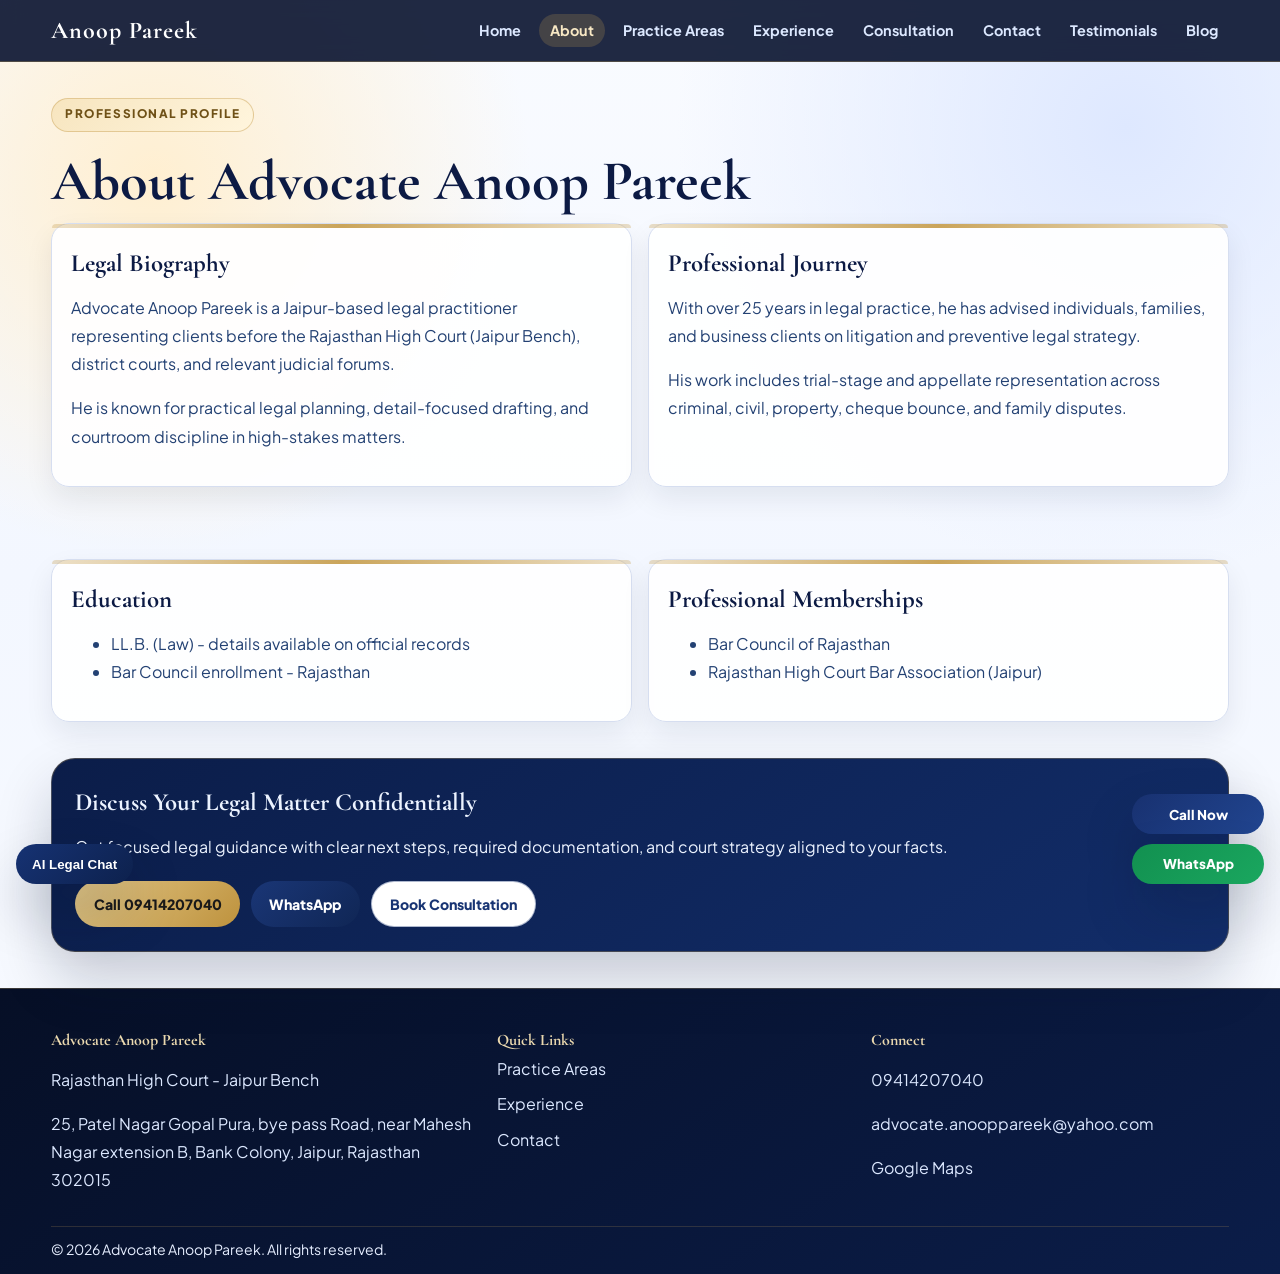
<file: about.html>
<!doctype html>
<html lang="en">
<head>
  <meta charset="utf-8" />
  <meta name="viewport" content="width=device-width, initial-scale=1" />
  <title>About | Advocate Anoop Pareek</title>
    <meta name="description" content="About | Advocate Anoop Pareek - legal services by Advocate Anoop Pareek in Jaipur, Rajasthan High Court Jaipur Bench." />
    <meta name="robots" content="index,follow" />
  <link rel="canonical" href="https://www.anooppareeklaw.com/about.html" />
  <meta property="og:type" content="website" />
  <meta property="og:url" content="https://www.anooppareeklaw.com/about.html" />
  <meta property="og:image" content="https://www.anooppareeklaw.com/assets/images/anup.jpg" />
  <meta name="twitter:card" content="summary_large_image" />
  <meta name="twitter:image" content="https://www.anooppareeklaw.com/assets/images/anup.jpg" />
  <link rel="stylesheet" href="assets/css/style.css" />
</head>
<body>
  <header class="site-header">
  <div class="container nav-wrap">
    <a class="brand" href="index.html">Anoop Pareek</a>
    <button class="menu-toggle" type="button" aria-expanded="false" aria-controls="site-nav" aria-label="Open menu">
      <span></span>
      <span></span>
      <span></span>
    </button>
    <nav class="site-nav" id="site-nav">
      <a href="index.html">Home</a><a href="about.html">About</a><a href="practice-areas.html">Practice Areas</a><a href="experience.html">Experience</a><a href="consultation.html">Consultation</a><a href="contact.html">Contact</a><a href="testimonials.html">Testimonials</a><a href="blog.html">Blog</a>
    </nav>
  </div>
</header>

  <main>
    <section class="container section">
      <p class="eyebrow">Professional Profile</p>
      <h1 class="page-title">About Advocate Anoop Pareek</h1>
      <div class="grid two">
        <article class="card">
          <h3>Legal Biography</h3>
          <p>Advocate Anoop Pareek is a Jaipur-based legal practitioner representing clients before the Rajasthan High Court (Jaipur Bench), district courts, and relevant judicial forums.</p>
          <p>He is known for practical legal planning, detail-focused drafting, and courtroom discipline in high-stakes matters.</p>
        </article>
        <article class="card">
          <h3>Professional Journey</h3>
          <p>With over 25 years in legal practice, he has advised individuals, families, and business clients on litigation and preventive legal strategy.</p>
          <p>His work includes trial-stage and appellate representation across criminal, civil, property, cheque bounce, and family disputes.</p>
        </article>
      </div>
    </section>

    <section class="container section">
      <div class="grid two">
        <article class="card">
          <h3>Education</h3>
          <ul>
            <li>LL.B. (Law) - details available on official records</li>
            <li>Bar Council enrollment - Rajasthan</li>
          </ul>
        </article>
        <article class="card">
          <h3>Professional Memberships</h3>
          <ul>
            <li>Bar Council of Rajasthan</li>
            <li>Rajasthan High Court Bar Association (Jaipur)</li>
          </ul>
        </article>
      </div>
    </section>

    <section class="container section conversion-panel">
      <h3>Discuss Your Legal Matter Confidentially</h3>
      <p>Get focused legal guidance with clear next steps, required documentation, and court strategy aligned to your facts.</p>
      <div class="cta-row">
        <a class="btn primary" href="tel:+919414207040">Call 09414207040</a>
        <a class="btn secondary" href="https://wa.me/919414207040" target="_blank">WhatsApp</a>
        <a class="btn tertiary" href="consultation.html">Book Consultation</a>
      </div>
    </section>
  </main>

  <footer class="site-footer">
    <div class="container footer-grid">
      <div><h4>Advocate Anoop Pareek</h4><p>Rajasthan High Court - Jaipur Bench</p><p>25, Patel Nagar Gopal Pura, bye pass Road, near Mahesh Nagar extension B, Bank Colony, Jaipur, Rajasthan 302015</p></div>
      <div><h4>Quick Links</h4><ul><li><a href="practice-areas.html">Practice Areas</a></li><li><a href="experience.html">Experience</a></li><li><a href="contact.html">Contact</a></li></ul></div>
      <div><h4>Connect</h4><p><a href="tel:+919414207040">09414207040</a></p><p><a href="mailto:advocate.anooppareek@yahoo.com">advocate.anooppareek@yahoo.com</a></p><p><a href="https://share.google/X09A1ukUbsNyIQKoE" target="_blank">Google Maps</a></p></div>
    </div>
    <div class="container copyright">© 2026 Advocate Anoop Pareek. All rights reserved.</div>
  </footer>

  <div class="floating-actions">
    <a class="float-btn call" href="tel:+919414207040">Call Now</a>
    <a class="float-btn whatsapp" href="https://wa.me/919414207040" target="_blank">WhatsApp</a>
  </div>

  <script src="assets/js/main.js"></script>
</body>
</html>
</file>
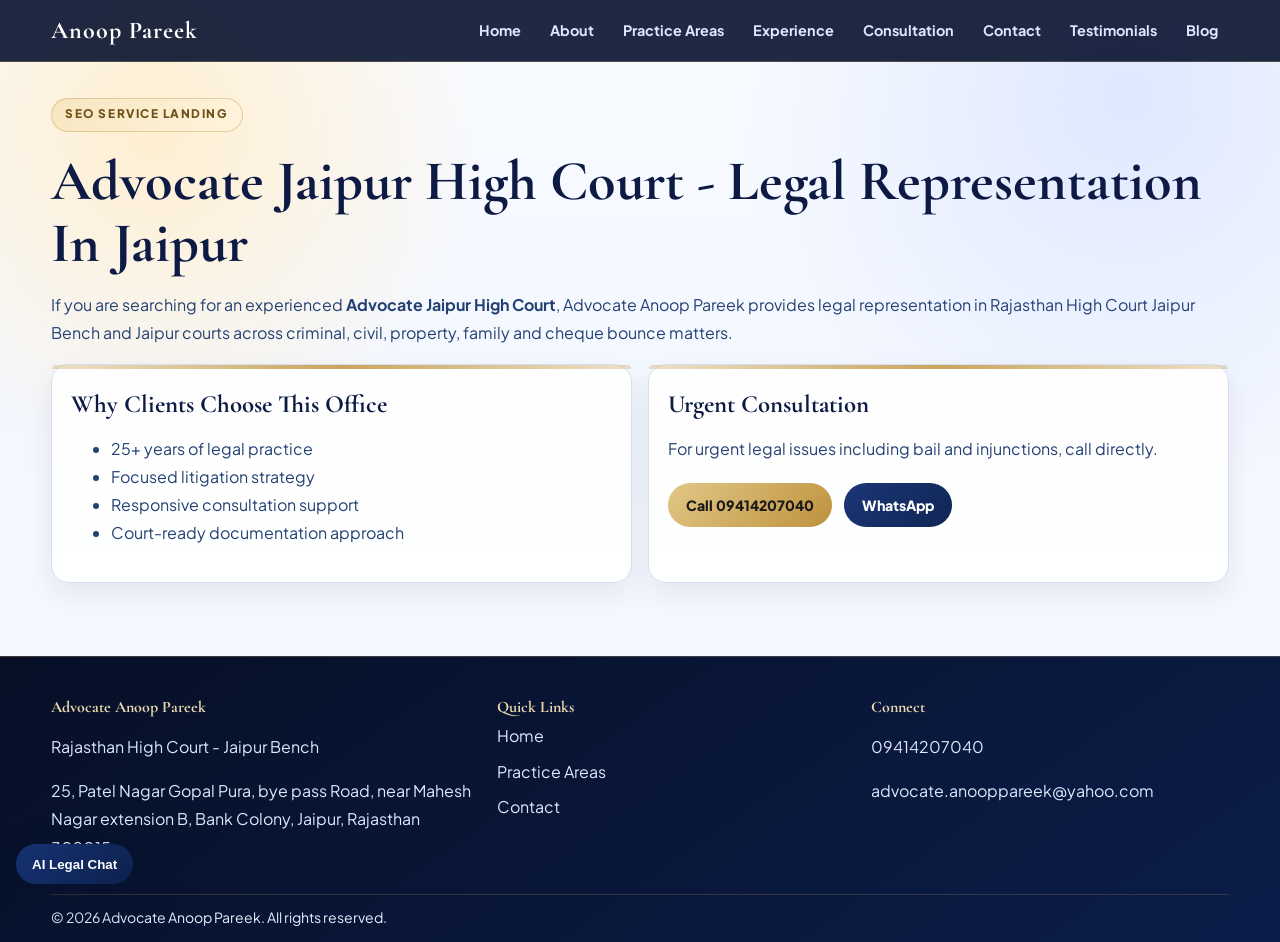
<file: advocate-jaipur-high-court.html>
<!doctype html>
<html lang="en">
<head>
  <meta charset="utf-8" />
  <meta name="viewport" content="width=device-width, initial-scale=1" />
  <title>Advocate Jaipur High Court | Rajasthan High Court Advocate Jaipur</title>
  <meta name="description" content="Looking for Advocate Jaipur High Court? Advocate Anoop Pareek offers High Court litigation, criminal law, civil disputes, property matters and legal consultation in Jaipur." />
  <meta name="robots" content="index,follow" />
  <link rel="canonical" href="https://www.anooppareeklaw.com/advocate-jaipur-high-court.html" />
  <link rel="stylesheet" href="assets/css/style.css" />
</head>
<body>
  <header class="site-header">
  <div class="container nav-wrap">
    <a class="brand" href="index.html">Anoop Pareek</a>
    <button class="menu-toggle" type="button" aria-expanded="false" aria-controls="site-nav" aria-label="Open menu">
      <span></span>
      <span></span>
      <span></span>
    </button>
    <nav class="site-nav" id="site-nav">
      <a href="index.html">Home</a><a href="about.html">About</a><a href="practice-areas.html">Practice Areas</a><a href="experience.html">Experience</a><a href="consultation.html">Consultation</a><a href="contact.html">Contact</a><a href="testimonials.html">Testimonials</a><a href="blog.html">Blog</a>
    </nav>
  </div>
</header>

  <main>
    <section class="container section">
      <p class="eyebrow">SEO Service Landing</p>
      <h1 class="page-title">Advocate Jaipur High Court - Legal Representation In Jaipur</h1>
      <p>If you are searching for an experienced <strong>Advocate Jaipur High Court</strong>, Advocate Anoop Pareek provides legal representation in Rajasthan High Court Jaipur Bench and Jaipur courts across criminal, civil, property, family and cheque bounce matters.</p>
      <div class="grid two">
        <article class="card"><h3>Why Clients Choose This Office</h3><ul><li>25+ years of legal practice</li><li>Focused litigation strategy</li><li>Responsive consultation support</li><li>Court-ready documentation approach</li></ul></article>
        <article class="card"><h3>Urgent Consultation</h3><p>For urgent legal issues including bail and injunctions, call directly.</p><div class="cta-row"><a class="btn primary" href="tel:+919414207040">Call 09414207040</a><a class="btn secondary" href="https://wa.me/919414207040" target="_blank">WhatsApp</a></div></article>
      </div>
    </section>
  </main>

  <footer class="site-footer"><div class="container footer-grid"><div><h4>Advocate Anoop Pareek</h4><p>Rajasthan High Court - Jaipur Bench</p><p>25, Patel Nagar Gopal Pura, bye pass Road, near Mahesh Nagar extension B, Bank Colony, Jaipur, Rajasthan 302015</p></div><div><h4>Quick Links</h4><ul><li><a href="index.html">Home</a></li><li><a href="practice-areas.html">Practice Areas</a></li><li><a href="contact.html">Contact</a></li></ul></div><div><h4>Connect</h4><p><a href="tel:+919414207040">09414207040</a></p><p><a href="mailto:advocate.anooppareek@yahoo.com">advocate.anooppareek@yahoo.com</a></p></div></div><div class="container copyright">© 2026 Advocate Anoop Pareek. All rights reserved.</div></footer>

  <script src="assets/js/main.js"></script>
</body>
</html>
</file>
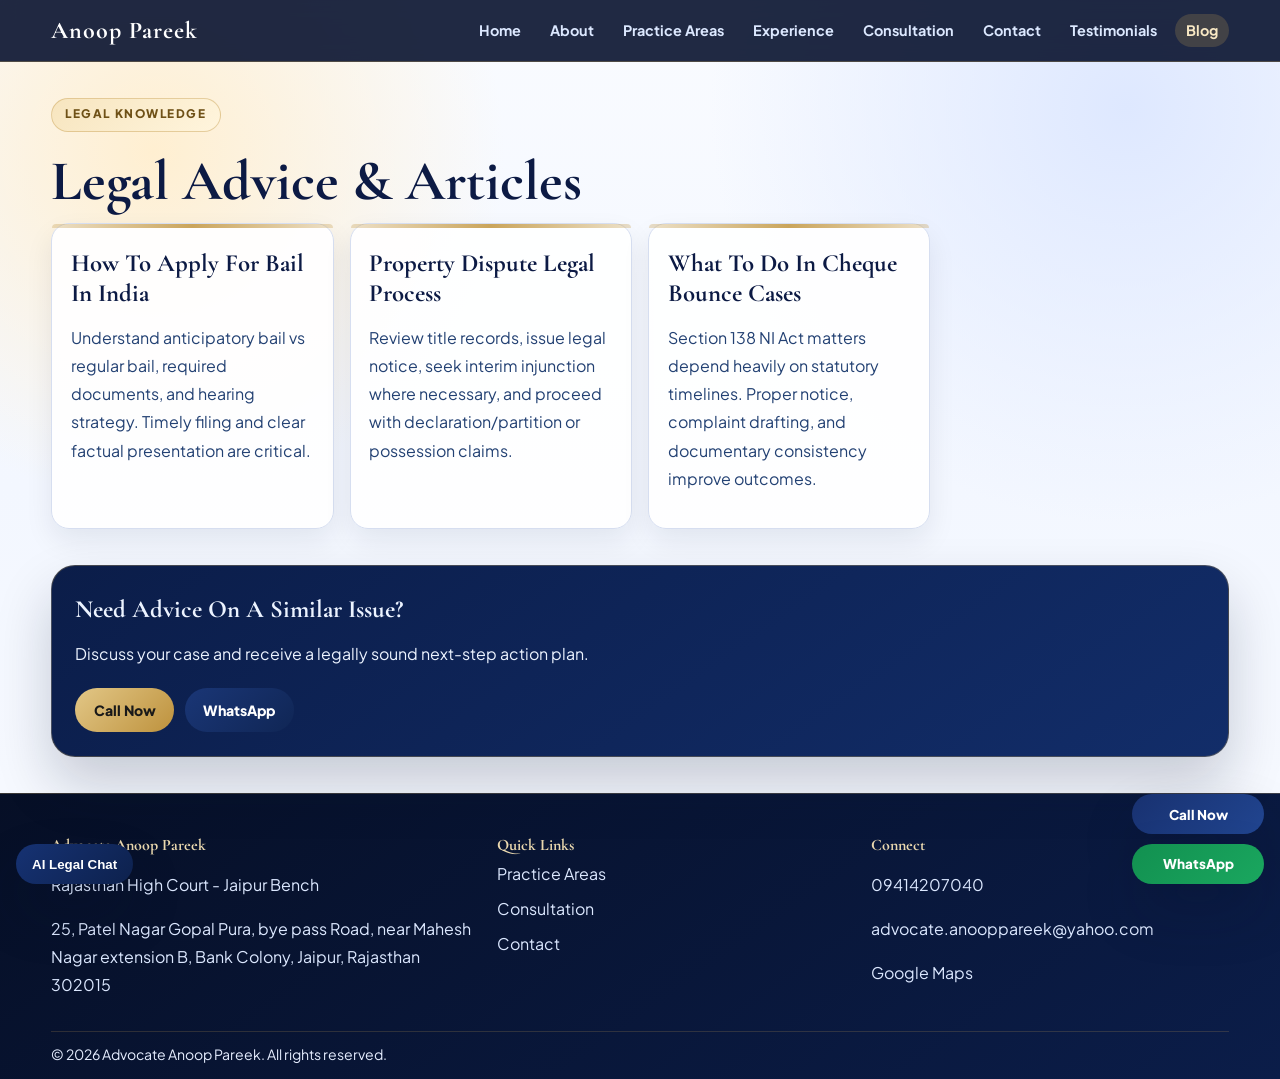
<file: blog.html>
<!doctype html>
<html lang="en">
<head>
  <meta charset="utf-8" />
  <meta name="viewport" content="width=device-width, initial-scale=1" />
  <title>Blog | Advocate Anoop Pareek</title>
    <meta name="description" content="Blog | Advocate Anoop Pareek - legal services by Advocate Anoop Pareek in Jaipur, Rajasthan High Court Jaipur Bench." />
    <meta name="robots" content="index,follow" />
  <link rel="canonical" href="https://www.anooppareeklaw.com/blog.html" />
  <meta property="og:type" content="website" />
  <meta property="og:url" content="https://www.anooppareeklaw.com/blog.html" />
  <meta property="og:image" content="https://www.anooppareeklaw.com/assets/images/anup.jpg" />
  <meta name="twitter:card" content="summary_large_image" />
  <meta name="twitter:image" content="https://www.anooppareeklaw.com/assets/images/anup.jpg" />
  <link rel="stylesheet" href="assets/css/style.css" />
</head>
<body>
  <header class="site-header">
  <div class="container nav-wrap">
    <a class="brand" href="index.html">Anoop Pareek</a>
    <button class="menu-toggle" type="button" aria-expanded="false" aria-controls="site-nav" aria-label="Open menu">
      <span></span>
      <span></span>
      <span></span>
    </button>
    <nav class="site-nav" id="site-nav">
      <a href="index.html">Home</a><a href="about.html">About</a><a href="practice-areas.html">Practice Areas</a><a href="experience.html">Experience</a><a href="consultation.html">Consultation</a><a href="contact.html">Contact</a><a href="testimonials.html">Testimonials</a><a href="blog.html">Blog</a>
    </nav>
  </div>
</header>

  <main>
    <section class="container section">
      <p class="eyebrow">Legal Knowledge</p>
      <h1 class="page-title">Legal Advice & Articles</h1>
      <div class="grid">
        <article class="card"><h3>How To Apply For Bail In India</h3><p>Understand anticipatory bail vs regular bail, required documents, and hearing strategy. Timely filing and clear factual presentation are critical.</p></article>
        <article class="card"><h3>Property Dispute Legal Process</h3><p>Review title records, issue legal notice, seek interim injunction where necessary, and proceed with declaration/partition or possession claims.</p></article>
        <article class="card"><h3>What To Do In Cheque Bounce Cases</h3><p>Section 138 NI Act matters depend heavily on statutory timelines. Proper notice, complaint drafting, and documentary consistency improve outcomes.</p></article>
      </div>
    </section>

    <section class="container section conversion-panel"><h3>Need Advice On A Similar Issue?</h3><p>Discuss your case and receive a legally sound next-step action plan.</p><div class="cta-row"><a class="btn primary" href="tel:+919414207040">Call Now</a><a class="btn secondary" href="https://wa.me/919414207040" target="_blank">WhatsApp</a></div></section>
  </main>

  <footer class="site-footer"><div class="container footer-grid"><div><h4>Advocate Anoop Pareek</h4><p>Rajasthan High Court - Jaipur Bench</p><p>25, Patel Nagar Gopal Pura, bye pass Road, near Mahesh Nagar extension B, Bank Colony, Jaipur, Rajasthan 302015</p></div><div><h4>Quick Links</h4><ul><li><a href="practice-areas.html">Practice Areas</a></li><li><a href="consultation.html">Consultation</a></li><li><a href="contact.html">Contact</a></li></ul></div><div><h4>Connect</h4><p><a href="tel:+919414207040">09414207040</a></p><p><a href="mailto:advocate.anooppareek@yahoo.com">advocate.anooppareek@yahoo.com</a></p><p><a href="https://share.google/X09A1ukUbsNyIQKoE" target="_blank">Google Maps</a></p></div></div><div class="container copyright">© 2026 Advocate Anoop Pareek. All rights reserved.</div></footer>
  <div class="floating-actions"><a class="float-btn call" href="tel:+919414207040">Call Now</a><a class="float-btn whatsapp" href="https://wa.me/919414207040" target="_blank">WhatsApp</a></div>
  <script src="assets/js/main.js"></script>
</body>
</html>
</file>
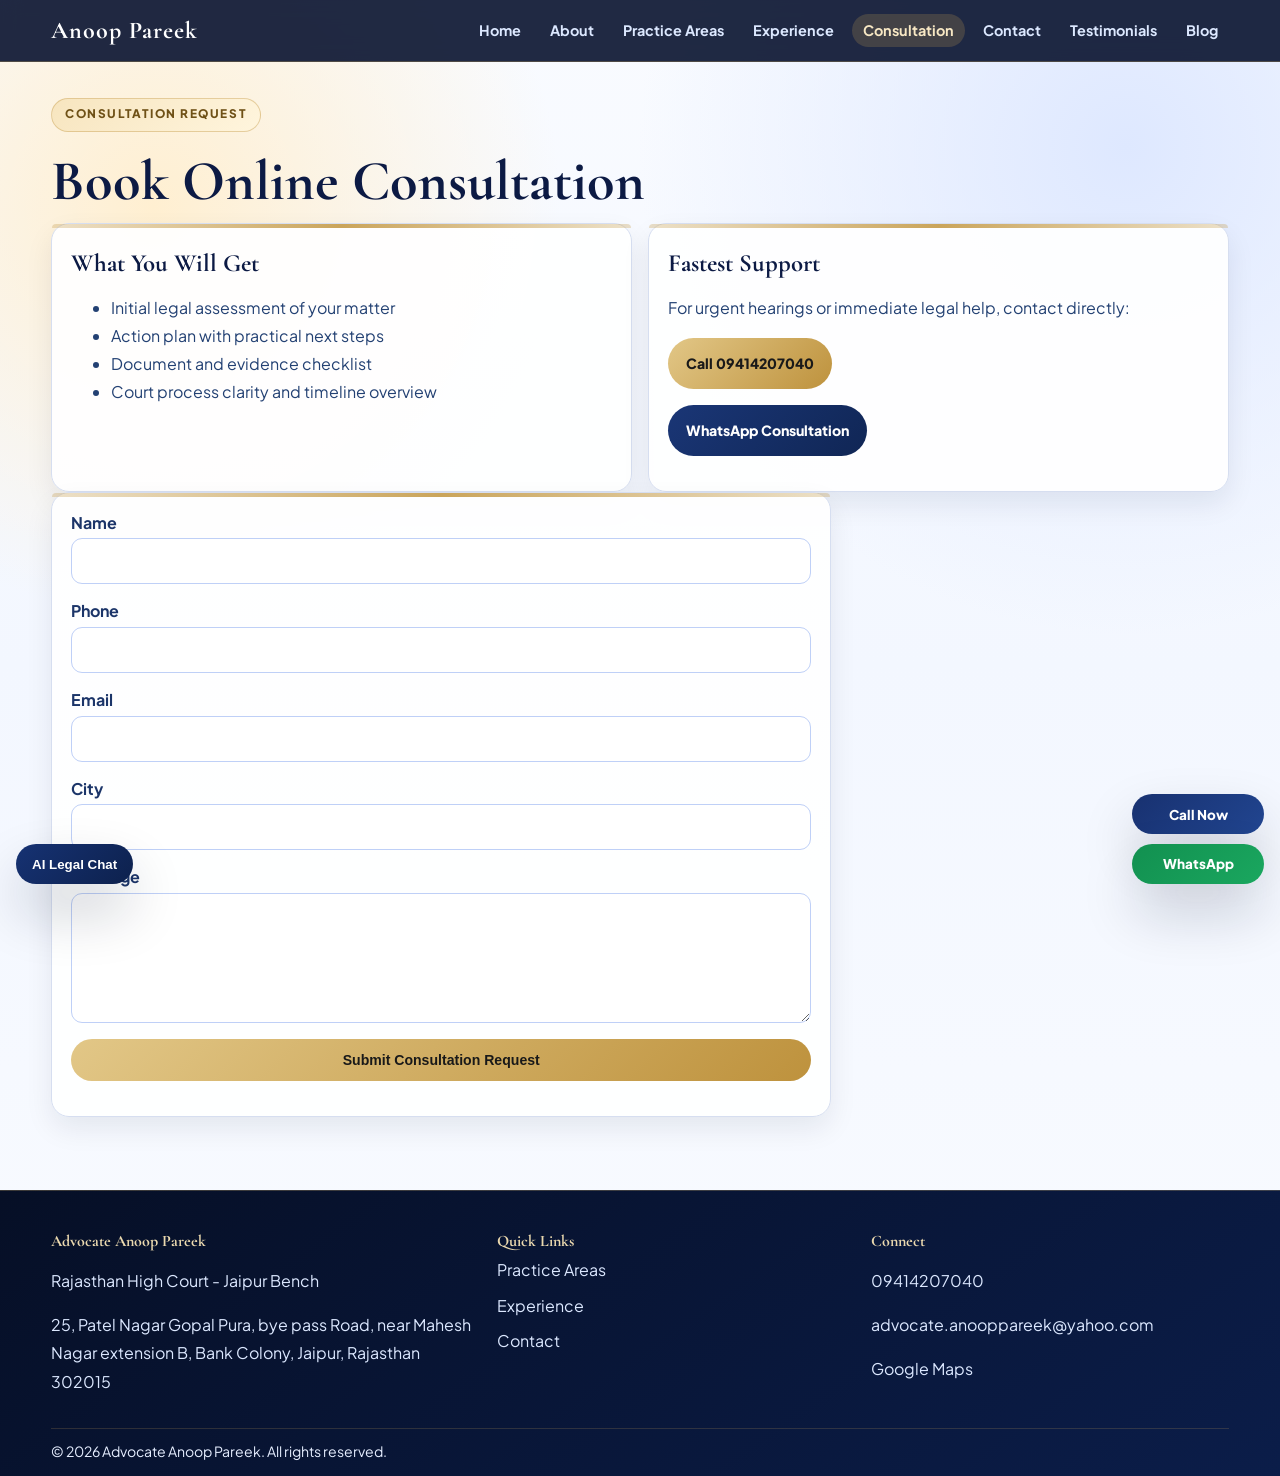
<file: consultation.html>
<!doctype html>
<html lang="en">
<head>
  <meta charset="utf-8" />
  <meta name="viewport" content="width=device-width, initial-scale=1" />
  <title>Consultation | Advocate Anoop Pareek</title>
    <meta name="description" content="Consultation | Advocate Anoop Pareek - legal services by Advocate Anoop Pareek in Jaipur, Rajasthan High Court Jaipur Bench." />
    <meta name="robots" content="index,follow" />
  <link rel="canonical" href="https://www.anooppareeklaw.com/consultation.html" />
  <meta property="og:type" content="website" />
  <meta property="og:url" content="https://www.anooppareeklaw.com/consultation.html" />
  <meta property="og:image" content="https://www.anooppareeklaw.com/assets/images/anup.jpg" />
  <meta name="twitter:card" content="summary_large_image" />
  <meta name="twitter:image" content="https://www.anooppareeklaw.com/assets/images/anup.jpg" />
  <link rel="stylesheet" href="assets/css/style.css" />
</head>
<body>
  <header class="site-header">
  <div class="container nav-wrap">
    <a class="brand" href="index.html">Anoop Pareek</a>
    <button class="menu-toggle" type="button" aria-expanded="false" aria-controls="site-nav" aria-label="Open menu">
      <span></span>
      <span></span>
      <span></span>
    </button>
    <nav class="site-nav" id="site-nav">
      <a href="index.html">Home</a><a href="about.html">About</a><a href="practice-areas.html">Practice Areas</a><a href="experience.html">Experience</a><a href="consultation.html">Consultation</a><a href="contact.html">Contact</a><a href="testimonials.html">Testimonials</a><a href="blog.html">Blog</a>
    </nav>
  </div>
</header>

  <main>
    <section class="container section">
      <p class="eyebrow">Consultation Request</p>
      <h1 class="page-title">Book Online Consultation</h1>
      <div class="grid two">
        <article class="card">
          <h3>What You Will Get</h3>
          <ul>
            <li>Initial legal assessment of your matter</li>
            <li>Action plan with practical next steps</li>
            <li>Document and evidence checklist</li>
            <li>Court process clarity and timeline overview</li>
          </ul>
        </article>
        <article class="card">
          <h3>Fastest Support</h3>
          <p>For urgent hearings or immediate legal help, contact directly:</p>
          <p><a class="btn primary" href="tel:+919414207040">Call 09414207040</a></p>
          <p><a class="btn secondary" href="https://wa.me/919414207040" target="_blank">WhatsApp Consultation</a></p>
        </article>
      </div>

      <form id="consultation-form" class="card form">
        <label>Name<input name="name" required></label>
        <label>Phone<input name="phone" required></label>
        <label>Email<input type="email" name="email" required></label>
        <label>City<input name="city" required></label>
        <label>Message<textarea name="message" rows="5" required></textarea></label>
        <button class="btn primary" type="submit">Submit Consultation Request</button>
        <p id="status"></p>
      </form>
    </section>
  </main>

  <footer class="site-footer"><div class="container footer-grid"><div><h4>Advocate Anoop Pareek</h4><p>Rajasthan High Court - Jaipur Bench</p><p>25, Patel Nagar Gopal Pura, bye pass Road, near Mahesh Nagar extension B, Bank Colony, Jaipur, Rajasthan 302015</p></div><div><h4>Quick Links</h4><ul><li><a href="practice-areas.html">Practice Areas</a></li><li><a href="experience.html">Experience</a></li><li><a href="contact.html">Contact</a></li></ul></div><div><h4>Connect</h4><p><a href="tel:+919414207040">09414207040</a></p><p><a href="mailto:advocate.anooppareek@yahoo.com">advocate.anooppareek@yahoo.com</a></p><p><a href="https://share.google/X09A1ukUbsNyIQKoE" target="_blank">Google Maps</a></p></div></div><div class="container copyright">© 2026 Advocate Anoop Pareek. All rights reserved.</div></footer>
  <div class="floating-actions"><a class="float-btn call" href="tel:+919414207040">Call Now</a><a class="float-btn whatsapp" href="https://wa.me/919414207040" target="_blank">WhatsApp</a></div>
  <script src="assets/js/main.js"></script>
</body>
</html>
</file>
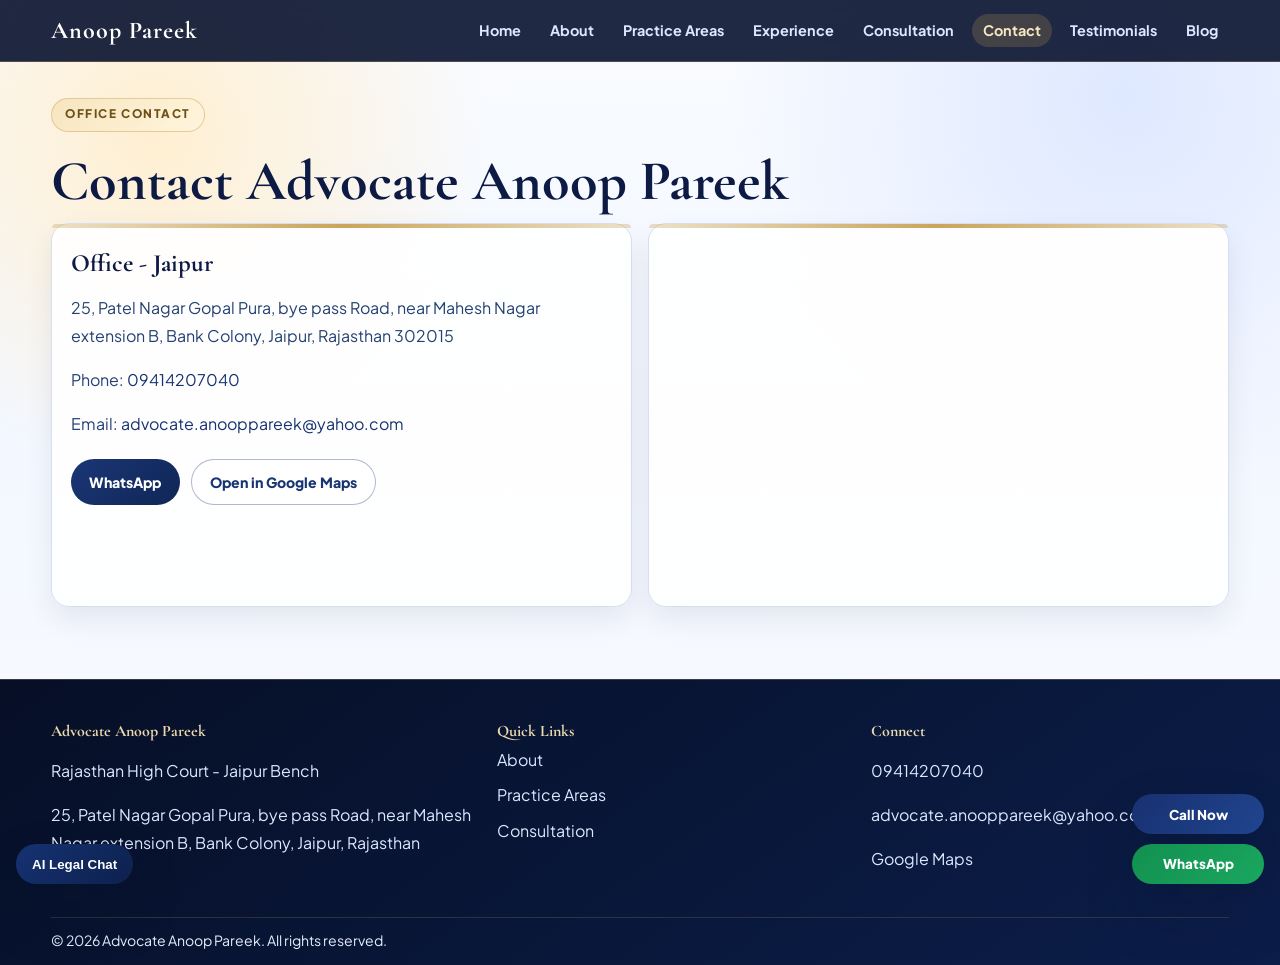
<file: contact.html>
<!doctype html>
<html lang="en">
<head>
  <meta charset="utf-8" />
  <meta name="viewport" content="width=device-width, initial-scale=1" />
  <title>Contact | Advocate Anoop Pareek</title>
    <meta name="description" content="Contact | Advocate Anoop Pareek - legal services by Advocate Anoop Pareek in Jaipur, Rajasthan High Court Jaipur Bench." />
    <meta name="robots" content="index,follow" />
  <link rel="canonical" href="https://www.anooppareeklaw.com/contact.html" />
  <meta property="og:type" content="website" />
  <meta property="og:url" content="https://www.anooppareeklaw.com/contact.html" />
  <meta property="og:image" content="https://www.anooppareeklaw.com/assets/images/anup.jpg" />
  <meta name="twitter:card" content="summary_large_image" />
  <meta name="twitter:image" content="https://www.anooppareeklaw.com/assets/images/anup.jpg" />
  <link rel="stylesheet" href="assets/css/style.css" />
</head>
<body>
  <header class="site-header">
  <div class="container nav-wrap">
    <a class="brand" href="index.html">Anoop Pareek</a>
    <button class="menu-toggle" type="button" aria-expanded="false" aria-controls="site-nav" aria-label="Open menu">
      <span></span>
      <span></span>
      <span></span>
    </button>
    <nav class="site-nav" id="site-nav">
      <a href="index.html">Home</a><a href="about.html">About</a><a href="practice-areas.html">Practice Areas</a><a href="experience.html">Experience</a><a href="consultation.html">Consultation</a><a href="contact.html">Contact</a><a href="testimonials.html">Testimonials</a><a href="blog.html">Blog</a>
    </nav>
  </div>
</header>

  <main>
    <section class="container section">
      <p class="eyebrow">Office Contact</p>
      <h1 class="page-title">Contact Advocate Anoop Pareek</h1>
      <div class="grid two">
        <article class="card">
          <h3>Office - Jaipur</h3>
          <p>25, Patel Nagar Gopal Pura, bye pass Road, near Mahesh Nagar extension B, Bank Colony, Jaipur, Rajasthan 302015</p>
          <p>Phone: <a href="tel:+919414207040">09414207040</a></p>
          <p>Email: <a href="mailto:advocate.anooppareek@yahoo.com">advocate.anooppareek@yahoo.com</a></p>
          <div class="cta-row">
            <a class="btn secondary" href="https://wa.me/919414207040" target="_blank">WhatsApp</a>
            <a class="btn tertiary" href="https://share.google/X09A1ukUbsNyIQKoE" target="_blank">Open in Google Maps</a>
          </div>
        </article>
        <article class="card map-wrap"><iframe title="Office Location" src="https://www.google.com/maps?q=25,+Patel+Nagar+Gopal+Pura,+bye+pass+Road,+near+Mahesh+Nagar+extension+B,+Bank+Colony,+Jaipur,+Rajasthan+302015&output=embed" loading="lazy"></iframe></article>
      </div>
    </section>
  </main>

  <footer class="site-footer"><div class="container footer-grid"><div><h4>Advocate Anoop Pareek</h4><p>Rajasthan High Court - Jaipur Bench</p><p>25, Patel Nagar Gopal Pura, bye pass Road, near Mahesh Nagar extension B, Bank Colony, Jaipur, Rajasthan 302015</p></div><div><h4>Quick Links</h4><ul><li><a href="about.html">About</a></li><li><a href="practice-areas.html">Practice Areas</a></li><li><a href="consultation.html">Consultation</a></li></ul></div><div><h4>Connect</h4><p><a href="tel:+919414207040">09414207040</a></p><p><a href="mailto:advocate.anooppareek@yahoo.com">advocate.anooppareek@yahoo.com</a></p><p><a href="https://share.google/X09A1ukUbsNyIQKoE" target="_blank">Google Maps</a></p></div></div><div class="container copyright">© 2026 Advocate Anoop Pareek. All rights reserved.</div></footer>
  <div class="floating-actions"><a class="float-btn call" href="tel:+919414207040">Call Now</a><a class="float-btn whatsapp" href="https://wa.me/919414207040" target="_blank">WhatsApp</a></div>
  <script src="assets/js/main.js"></script>
</body>
</html>
</file>
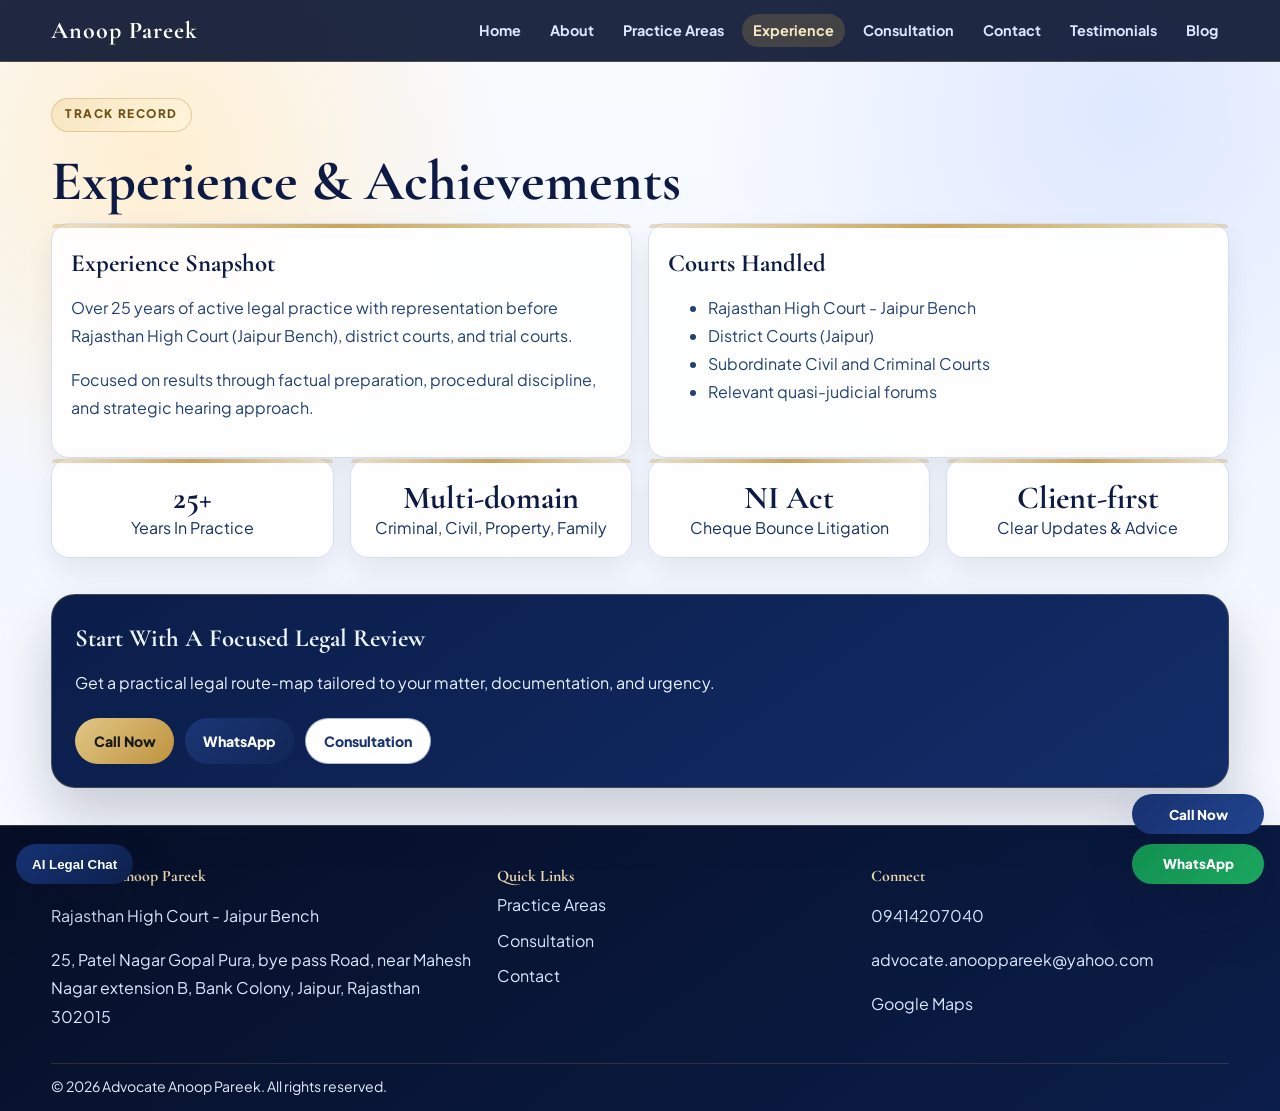
<file: experience.html>
<!doctype html>
<html lang="en">
<head>
  <meta charset="utf-8" />
  <meta name="viewport" content="width=device-width, initial-scale=1" />
  <title>Experience | Advocate Anoop Pareek</title>
    <meta name="description" content="Experience | Advocate Anoop Pareek - legal services by Advocate Anoop Pareek in Jaipur, Rajasthan High Court Jaipur Bench." />
    <meta name="robots" content="index,follow" />
  <link rel="canonical" href="https://www.anooppareeklaw.com/experience.html" />
  <meta property="og:type" content="website" />
  <meta property="og:url" content="https://www.anooppareeklaw.com/experience.html" />
  <meta property="og:image" content="https://www.anooppareeklaw.com/assets/images/anup.jpg" />
  <meta name="twitter:card" content="summary_large_image" />
  <meta name="twitter:image" content="https://www.anooppareeklaw.com/assets/images/anup.jpg" />
  <link rel="stylesheet" href="assets/css/style.css" />
</head>
<body>
  <header class="site-header">
  <div class="container nav-wrap">
    <a class="brand" href="index.html">Anoop Pareek</a>
    <button class="menu-toggle" type="button" aria-expanded="false" aria-controls="site-nav" aria-label="Open menu">
      <span></span>
      <span></span>
      <span></span>
    </button>
    <nav class="site-nav" id="site-nav">
      <a href="index.html">Home</a><a href="about.html">About</a><a href="practice-areas.html">Practice Areas</a><a href="experience.html">Experience</a><a href="consultation.html">Consultation</a><a href="contact.html">Contact</a><a href="testimonials.html">Testimonials</a><a href="blog.html">Blog</a>
    </nav>
  </div>
</header>

  <main>
    <section class="container section">
      <p class="eyebrow">Track Record</p>
      <h1 class="page-title">Experience & Achievements</h1>
      <div class="grid two">
        <article class="card"><h3>Experience Snapshot</h3><p>Over 25 years of active legal practice with representation before Rajasthan High Court (Jaipur Bench), district courts, and trial courts.</p><p>Focused on results through factual preparation, procedural discipline, and strategic hearing approach.</p></article>
        <article class="card"><h3>Courts Handled</h3><ul><li>Rajasthan High Court - Jaipur Bench</li><li>District Courts (Jaipur)</li><li>Subordinate Civil and Criminal Courts</li><li>Relevant quasi-judicial forums</li></ul></article>
      </div>
      <div class="grid">
        <article class="card metric"><strong>25+</strong><span>Years In Practice</span></article>
        <article class="card metric"><strong>Multi-domain</strong><span>Criminal, Civil, Property, Family</span></article>
        <article class="card metric"><strong>NI Act</strong><span>Cheque Bounce Litigation</span></article>
        <article class="card metric"><strong>Client-first</strong><span>Clear Updates & Advice</span></article>
      </div>
    </section>

    <section class="container section conversion-panel"><h3>Start With A Focused Legal Review</h3><p>Get a practical legal route-map tailored to your matter, documentation, and urgency.</p><div class="cta-row"><a class="btn primary" href="tel:+919414207040">Call Now</a><a class="btn secondary" href="https://wa.me/919414207040" target="_blank">WhatsApp</a><a class="btn tertiary" href="consultation.html">Consultation</a></div></section>
  </main>

  <footer class="site-footer"><div class="container footer-grid"><div><h4>Advocate Anoop Pareek</h4><p>Rajasthan High Court - Jaipur Bench</p><p>25, Patel Nagar Gopal Pura, bye pass Road, near Mahesh Nagar extension B, Bank Colony, Jaipur, Rajasthan 302015</p></div><div><h4>Quick Links</h4><ul><li><a href="practice-areas.html">Practice Areas</a></li><li><a href="consultation.html">Consultation</a></li><li><a href="contact.html">Contact</a></li></ul></div><div><h4>Connect</h4><p><a href="tel:+919414207040">09414207040</a></p><p><a href="mailto:advocate.anooppareek@yahoo.com">advocate.anooppareek@yahoo.com</a></p><p><a href="https://share.google/X09A1ukUbsNyIQKoE" target="_blank">Google Maps</a></p></div></div><div class="container copyright">© 2026 Advocate Anoop Pareek. All rights reserved.</div></footer>
  <div class="floating-actions"><a class="float-btn call" href="tel:+919414207040">Call Now</a><a class="float-btn whatsapp" href="https://wa.me/919414207040" target="_blank">WhatsApp</a></div>
  <script src="assets/js/main.js"></script>
</body>
</html>
</file>
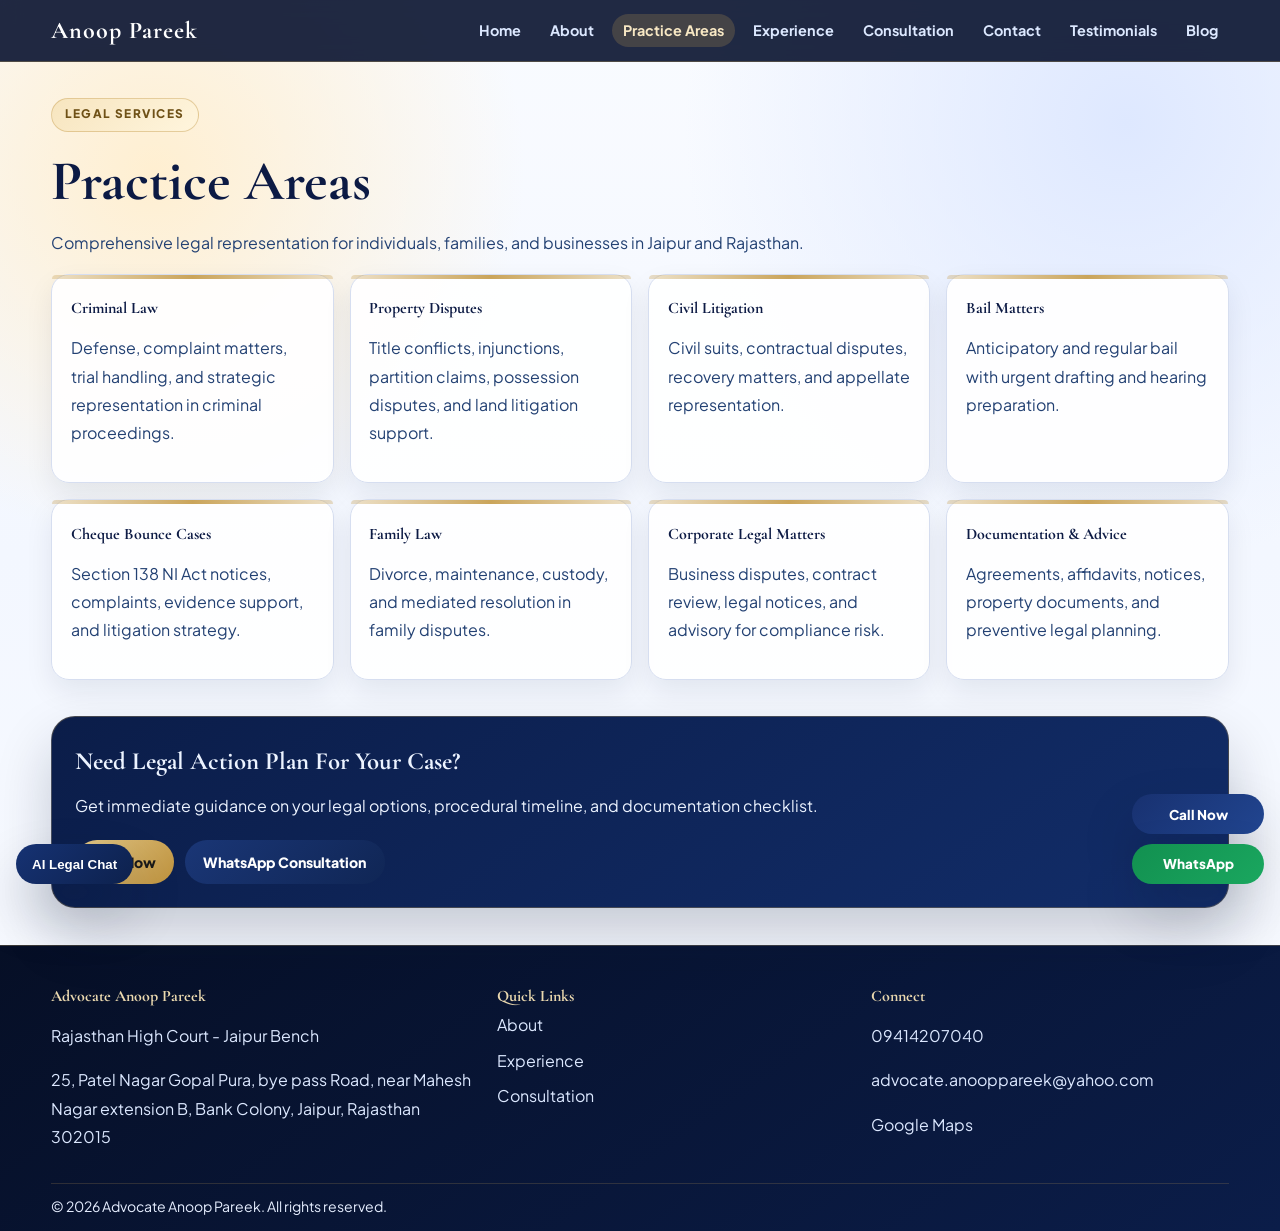
<file: practice-areas.html>
<!doctype html>
<html lang="en">
<head>
  <meta charset="utf-8" />
  <meta name="viewport" content="width=device-width, initial-scale=1" />
  <title>Practice Areas | Advocate Anoop Pareek</title>
    <meta name="description" content="Practice Areas | Advocate Anoop Pareek - legal services by Advocate Anoop Pareek in Jaipur, Rajasthan High Court Jaipur Bench." />
    <meta name="robots" content="index,follow" />
  <link rel="canonical" href="https://www.anooppareeklaw.com/practice-areas.html" />
  <meta property="og:type" content="website" />
  <meta property="og:url" content="https://www.anooppareeklaw.com/practice-areas.html" />
  <meta property="og:image" content="https://www.anooppareeklaw.com/assets/images/anup.jpg" />
  <meta name="twitter:card" content="summary_large_image" />
  <meta name="twitter:image" content="https://www.anooppareeklaw.com/assets/images/anup.jpg" />
  <link rel="stylesheet" href="assets/css/style.css" />
</head>
<body>
  <header class="site-header">
  <div class="container nav-wrap">
    <a class="brand" href="index.html">Anoop Pareek</a>
    <button class="menu-toggle" type="button" aria-expanded="false" aria-controls="site-nav" aria-label="Open menu">
      <span></span>
      <span></span>
      <span></span>
    </button>
    <nav class="site-nav" id="site-nav">
      <a href="index.html">Home</a><a href="about.html">About</a><a href="practice-areas.html">Practice Areas</a><a href="experience.html">Experience</a><a href="consultation.html">Consultation</a><a href="contact.html">Contact</a><a href="testimonials.html">Testimonials</a><a href="blog.html">Blog</a>
    </nav>
  </div>
</header>

  <main>
    <section class="container section">
      <p class="eyebrow">Legal Services</p>
      <h1 class="page-title">Practice Areas</h1>
      <p>Comprehensive legal representation for individuals, families, and businesses in Jaipur and Rajasthan.</p>
      <div class="grid">
        <article class="card"><h4>Criminal Law</h4><p>Defense, complaint matters, trial handling, and strategic representation in criminal proceedings.</p></article>
        <article class="card"><h4>Property Disputes</h4><p>Title conflicts, injunctions, partition claims, possession disputes, and land litigation support.</p></article>
        <article class="card"><h4>Civil Litigation</h4><p>Civil suits, contractual disputes, recovery matters, and appellate representation.</p></article>
        <article class="card"><h4>Bail Matters</h4><p>Anticipatory and regular bail with urgent drafting and hearing preparation.</p></article>
        <article class="card"><h4>Cheque Bounce Cases</h4><p>Section 138 NI Act notices, complaints, evidence support, and litigation strategy.</p></article>
        <article class="card"><h4>Family Law</h4><p>Divorce, maintenance, custody, and mediated resolution in family disputes.</p></article>
        <article class="card"><h4>Corporate Legal Matters</h4><p>Business disputes, contract review, legal notices, and advisory for compliance risk.</p></article>
        <article class="card"><h4>Documentation & Advice</h4><p>Agreements, affidavits, notices, property documents, and preventive legal planning.</p></article>
      </div>
    </section>

    <section class="container section conversion-panel">
      <h3>Need Legal Action Plan For Your Case?</h3>
      <p>Get immediate guidance on your legal options, procedural timeline, and documentation checklist.</p>
      <div class="cta-row">
        <a class="btn primary" href="tel:+919414207040">Call Now</a>
        <a class="btn secondary" href="https://wa.me/919414207040" target="_blank">WhatsApp Consultation</a>
      </div>
    </section>
  </main>

  <footer class="site-footer"><div class="container footer-grid"><div><h4>Advocate Anoop Pareek</h4><p>Rajasthan High Court - Jaipur Bench</p><p>25, Patel Nagar Gopal Pura, bye pass Road, near Mahesh Nagar extension B, Bank Colony, Jaipur, Rajasthan 302015</p></div><div><h4>Quick Links</h4><ul><li><a href="about.html">About</a></li><li><a href="experience.html">Experience</a></li><li><a href="consultation.html">Consultation</a></li></ul></div><div><h4>Connect</h4><p><a href="tel:+919414207040">09414207040</a></p><p><a href="mailto:advocate.anooppareek@yahoo.com">advocate.anooppareek@yahoo.com</a></p><p><a href="https://share.google/X09A1ukUbsNyIQKoE" target="_blank">Google Maps</a></p></div></div><div class="container copyright">© 2026 Advocate Anoop Pareek. All rights reserved.</div></footer>

  <div class="floating-actions"><a class="float-btn call" href="tel:+919414207040">Call Now</a><a class="float-btn whatsapp" href="https://wa.me/919414207040" target="_blank">WhatsApp</a></div>
  <script src="assets/js/main.js"></script>
</body>
</html>
</file>
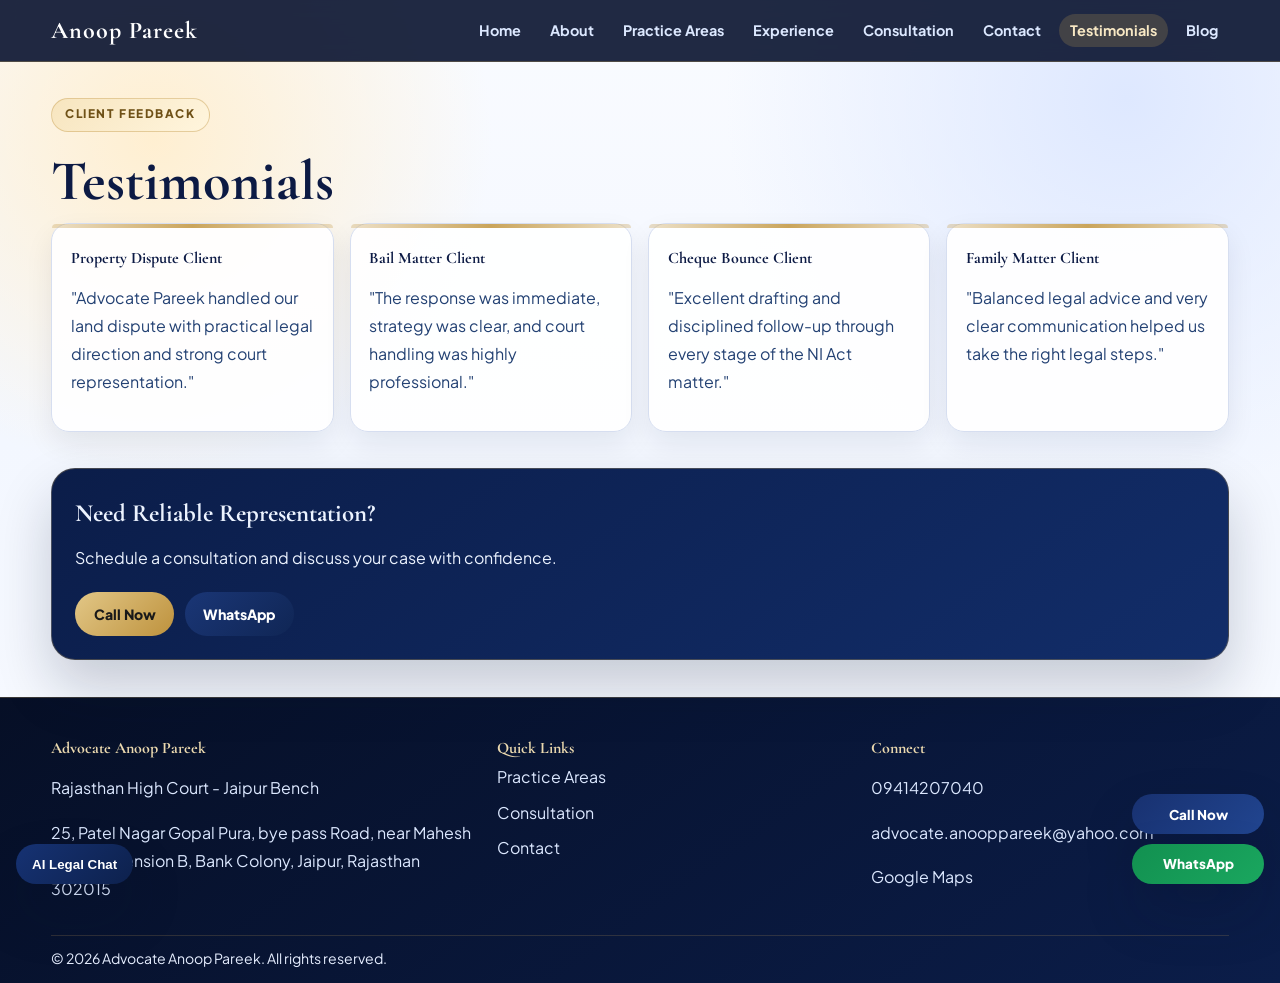
<file: testimonials.html>
<!doctype html>
<html lang="en">
<head>
  <meta charset="utf-8" />
  <meta name="viewport" content="width=device-width, initial-scale=1" />
  <title>Testimonials | Advocate Anoop Pareek</title>
    <meta name="description" content="Testimonials | Advocate Anoop Pareek - legal services by Advocate Anoop Pareek in Jaipur, Rajasthan High Court Jaipur Bench." />
    <meta name="robots" content="index,follow" />
  <link rel="canonical" href="https://www.anooppareeklaw.com/testimonials.html" />
  <meta property="og:type" content="website" />
  <meta property="og:url" content="https://www.anooppareeklaw.com/testimonials.html" />
  <meta property="og:image" content="https://www.anooppareeklaw.com/assets/images/anup.jpg" />
  <meta name="twitter:card" content="summary_large_image" />
  <meta name="twitter:image" content="https://www.anooppareeklaw.com/assets/images/anup.jpg" />
  <link rel="stylesheet" href="assets/css/style.css" />
</head>
<body>
  <header class="site-header">
  <div class="container nav-wrap">
    <a class="brand" href="index.html">Anoop Pareek</a>
    <button class="menu-toggle" type="button" aria-expanded="false" aria-controls="site-nav" aria-label="Open menu">
      <span></span>
      <span></span>
      <span></span>
    </button>
    <nav class="site-nav" id="site-nav">
      <a href="index.html">Home</a><a href="about.html">About</a><a href="practice-areas.html">Practice Areas</a><a href="experience.html">Experience</a><a href="consultation.html">Consultation</a><a href="contact.html">Contact</a><a href="testimonials.html">Testimonials</a><a href="blog.html">Blog</a>
    </nav>
  </div>
</header>

  <main>
    <section class="container section">
      <p class="eyebrow">Client Feedback</p>
      <h1 class="page-title">Testimonials</h1>
      <div class="grid">
        <article class="card"><h4>Property Dispute Client</h4><p>"Advocate Pareek handled our land dispute with practical legal direction and strong court representation."</p></article>
        <article class="card"><h4>Bail Matter Client</h4><p>"The response was immediate, strategy was clear, and court handling was highly professional."</p></article>
        <article class="card"><h4>Cheque Bounce Client</h4><p>"Excellent drafting and disciplined follow-up through every stage of the NI Act matter."</p></article>
        <article class="card"><h4>Family Matter Client</h4><p>"Balanced legal advice and very clear communication helped us take the right legal steps."</p></article>
      </div>
    </section>

    <section class="container section conversion-panel"><h3>Need Reliable Representation?</h3><p>Schedule a consultation and discuss your case with confidence.</p><div class="cta-row"><a class="btn primary" href="tel:+919414207040">Call Now</a><a class="btn secondary" href="https://wa.me/919414207040" target="_blank">WhatsApp</a></div></section>
  </main>

  <footer class="site-footer"><div class="container footer-grid"><div><h4>Advocate Anoop Pareek</h4><p>Rajasthan High Court - Jaipur Bench</p><p>25, Patel Nagar Gopal Pura, bye pass Road, near Mahesh Nagar extension B, Bank Colony, Jaipur, Rajasthan 302015</p></div><div><h4>Quick Links</h4><ul><li><a href="practice-areas.html">Practice Areas</a></li><li><a href="consultation.html">Consultation</a></li><li><a href="contact.html">Contact</a></li></ul></div><div><h4>Connect</h4><p><a href="tel:+919414207040">09414207040</a></p><p><a href="mailto:advocate.anooppareek@yahoo.com">advocate.anooppareek@yahoo.com</a></p><p><a href="https://share.google/X09A1ukUbsNyIQKoE" target="_blank">Google Maps</a></p></div></div><div class="container copyright">© 2026 Advocate Anoop Pareek. All rights reserved.</div></footer>
  <div class="floating-actions"><a class="float-btn call" href="tel:+919414207040">Call Now</a><a class="float-btn whatsapp" href="https://wa.me/919414207040" target="_blank">WhatsApp</a></div>
  <script src="assets/js/main.js"></script>
</body>
</html>
</file>
<file: assets/css/style.css>
@import url('https://fonts.googleapis.com/css2?family=Cormorant+Garamond:wght@500;600;700&family=Plus+Jakarta+Sans:wght@400;500;600;700;800&display=swap');

:root {
  --navy-950: #060f24;
  --navy-900: #0c1a44;
  --navy-800: #173271;
  --ink: #173160;
  --gold: #c8a154;
  --gold-soft: #ebd9af;
  --line: #d6def0;
  --bg: #f2f6ff;
  --white: #fff;
  --max: 1220px;
  --shadow-sm: 0 12px 28px rgba(9, 20, 50, 0.08);
  --shadow-lg: 0 28px 56px rgba(8, 18, 44, 0.2);
}

* { box-sizing: border-box; }
html {
  scroll-behavior: smooth;
}

#bcr-election-search {
  scroll-margin-top: 96px;
}

.jump-link {
  background: rgba(255, 255, 255, .86);
  color: var(--navy-800);
  border: 1px solid rgba(24, 52, 115, .18);
}
html, body { margin: 0; padding: 0; }
body {
  font-family: "Plus Jakarta Sans", sans-serif;
  color: var(--ink);
  background:
    radial-gradient(circle at 88% 10%, #dee8ff 0%, transparent 28%),
    radial-gradient(circle at 12% 14%, #ffefd1 0%, transparent 24%),
    linear-gradient(180deg, #f9fbff 0%, #f3f7ff 45%, #f9fbff 100%);
}

img { max-width: 100%; display: block; }
a { color: var(--navy-800); text-decoration: none; }
a:hover { text-decoration: underline; }
.container { width: min(var(--max), 92%); margin: 0 auto; }

.site-header {
  position: sticky;
  top: 0;
  z-index: 90;
  backdrop-filter: blur(10px);
  background: rgba(8, 18, 47, 0.9);
  border-bottom: 1px solid rgba(200, 161, 84, 0.28);
}

.nav-wrap {
  display: flex;
  justify-content: space-between;
  align-items: center;
  gap: 1rem;
  padding: .88rem 0;
}

.brand {
  font-family: "Cormorant Garamond", serif;
  font-size: 1.5rem;
  color: #fff;
  letter-spacing: .04em;
  font-weight: 700;
}

nav {
  display: flex;
  flex-wrap: wrap;
  justify-content: flex-end;
  gap: .45rem;
}

nav a {
  color: #dce8ff;
  font-size: .9rem;
  font-weight: 700;
  padding: .46rem .68rem;
  border-radius: 999px;
  transition: .2s ease;
}

nav a.active,
nav a:hover {
  color: #f8e8c4;
  background: rgba(200, 161, 84, .22);
  text-decoration: none;
}

.hero {
  min-height: calc(100vh - 74px);
  display: grid;
  grid-template-columns: 1.1fr .9fr;
  gap: 2.1rem;
  align-items: center;
  padding: 4rem 0 3rem;
  position: relative;
}

.eyebrow {
  display: inline-flex;
  align-items: center;
  gap: .42rem;
  padding: .35rem .82rem;
  background: linear-gradient(135deg, #f7e5bf, #fff5dd);
  border: 1px solid rgba(200, 161, 84, .45);
  border-radius: 999px;
  color: #6f5117;
  font-size: .74rem;
  letter-spacing: .13em;
  text-transform: uppercase;
  font-weight: 800;
  margin: 0 0 .9rem;
}

h1, h2, h3, h4 {
  margin: .32rem 0;
  font-family: "Cormorant Garamond", serif;
  color: var(--navy-900);
}

h1 { font-size: clamp(2.25rem, 4.4vw, 3.8rem); line-height: 1.1; }
h2 { font-size: clamp(1.08rem, 2.4vw, 1.6rem); color: var(--navy-800); font-weight: 600; }
h3 { font-size: 1.55rem; }

p, li { color: #234173; line-height: 1.76; }

.hero-sub { max-width: 65ch; }

.cta-row {
  margin-top: 1.25rem;
  display: flex;
  flex-wrap: wrap;
  gap: .7rem;
}

.btn {
  display: inline-flex;
  align-items: center;
  justify-content: center;
  border-radius: 999px;
  border: 0;
  padding: .82rem 1.14rem;
  font-size: .88rem;
  font-weight: 800;
  transition: .2s ease;
}

.btn:hover { transform: translateY(-2px); text-decoration: none; }
.primary { background: linear-gradient(135deg, #e2c787, #be923d); color: #191919; }
.secondary { background: linear-gradient(135deg, #1a3676, #102655); color: #fff; }
.tertiary { background: #fff; color: #183473; border: 1px solid rgba(24, 52, 115, .35); }

.photo-wrap { display: flex; justify-content: center; }
.photo {
  width: 100%;
  max-width: 400px;
  border-radius: 20px;
  border: 3px solid rgba(235, 217, 175, .9);
  box-shadow: var(--shadow-lg);
}

.hero-kpis {
  margin-top: 1.2rem;
  display: grid;
  gap: .65rem;
  grid-template-columns: repeat(3, minmax(0, 1fr));
}

.hero-kpis .chip {
  background: rgba(255, 255, 255, .85);
  border: 1px solid var(--line);
  border-radius: 12px;
  padding: .62rem;
  text-align: center;
}

.hero-kpis strong {
  display: block;
  font-size: 1.1rem;
  color: var(--navy-900);
  font-family: "Cormorant Garamond", serif;
}

.section { padding: 2.25rem 0; }
.page-title { margin-bottom: .6rem; }

.grid { display: grid; grid-template-columns: repeat(4, minmax(0, 1fr)); gap: 1rem; }
.grid.two { grid-template-columns: repeat(2, minmax(0, 1fr)); }

.card {
  position: relative;
  background: rgba(255, 255, 255, .94);
  border: 1px solid var(--line);
  border-radius: 18px;
  padding: 1.18rem;
  box-shadow: var(--shadow-sm);
  transition: transform .22s ease, box-shadow .22s ease;
}

.card::before {
  content: "";
  position: absolute;
  left: 0;
  right: 0;
  top: 0;
  height: 4px;
  border-radius: 18px 18px 0 0;
  background: linear-gradient(90deg, rgba(200,161,84,.32), rgba(200,161,84,.96), rgba(200,161,84,.32));
}

.card:hover { transform: translateY(-4px); box-shadow: var(--shadow-lg); }

.metric { text-align: center; }
.metric strong { display: block; font-family: "Cormorant Garamond", serif; font-size: 2rem; color: var(--navy-900); }


.campaign-banner {
  border-radius: 28px;
  border: 1px solid rgba(200, 161, 84, .28);
  background:
    radial-gradient(circle at top right, rgba(232, 206, 145, .22), transparent 28%),
    linear-gradient(145deg, #09193f, #14306e);
  box-shadow: var(--shadow-lg);
}

.large-banner {
  overflow: hidden;
  padding: 1rem;
}

.campaign-poster {
  width: 100%;
  min-height: 420px;
  object-fit: cover;
  object-position: center;
  border-radius: 20px;
  border: 1px solid rgba(235, 217, 175, .35);
  box-shadow: var(--shadow-sm);
}

.campaign-actions {
  display: grid;
  gap: .75rem;
}

.banner-actions {
  grid-template-columns: repeat(2, minmax(0, 1fr));
  padding: 1rem 0 .25rem;
}
.logo-strip {
  margin-top: .8rem;
  display: grid;
  gap: .8rem;
  grid-template-columns: repeat(4, minmax(0, 1fr));
}

.logo-badge {
  background: #fff;
  border: 1px solid #d4def2;
  border-radius: 12px;
  padding: .8rem;
  text-align: center;
  font-size: .84rem;
  font-weight: 700;
  color: #1f3f76;
}

.process { display: grid; gap: 1rem; grid-template-columns: repeat(3, minmax(0, 1fr)); }
.step {
  width: 34px;
  height: 34px;
  border-radius: 50%;
  display: inline-flex;
  align-items: center;
  justify-content: center;
  background: linear-gradient(135deg, #e1c37f, #b58a31);
  color: #1d1d1d;
  font-weight: 900;
  margin-bottom: .45rem;
}

.conversion-panel,
.highlight {
  border-radius: 24px;
  border: 1px solid rgba(200, 161, 84, .3);
  background: linear-gradient(145deg, #0b1d49, #122d69);
  box-shadow: var(--shadow-lg);
  padding: 1.45rem;
}

.conversion-panel h3,
.conversion-panel p,
.conversion-panel li,
.highlight h3,
.highlight p,
.highlight li { color: #ecf3ff; }

.faq {
  display: grid;
  gap: .7rem;
}

.faq details {
  background: #fff;
  border: 1px solid #d5dff3;
  border-radius: 12px;
  padding: .85rem 1rem;
}

.faq summary {
  cursor: pointer;
  font-weight: 700;
  color: #1a3770;
}

.form { display: grid; gap: 1rem; max-width: 780px; }
.form label { display: grid; gap: .35rem; font-weight: 700; color: #1c3569; }
input, textarea {
  font: inherit;
  border-radius: 11px;
  border: 1px solid #bfd0f7;
  background: #fff;
  padding: .72rem;
}
input:focus, textarea:focus { outline: none; border-color: #6889de; box-shadow: 0 0 0 3px rgba(104, 137, 222, .18); }
#status { margin: 0; font-weight: 700; color: #2d4f95; }

.map-wrap iframe, .map-card iframe { width: 100%; min-height: 340px; border: 0; border-radius: 12px; }

.site-footer {
  margin-top: 2.3rem;
  background: linear-gradient(145deg, #060f26, #0b1d49);
  border-top: 1px solid rgba(200, 161, 84, .27);
  color: #e6eeff;
  padding: 2.2rem 0 1rem;
}

.footer-grid { display: grid; gap: 1rem; grid-template-columns: 1.2fr 1fr 1fr; }
.site-footer h4 { color: var(--gold-soft); }
.site-footer p, .site-footer li, .site-footer a { color: #dce8ff; }
.site-footer ul { list-style: none; margin: 0; padding: 0; display: grid; gap: .45rem; }
.copyright { margin-top: 1rem; padding-top: .8rem; border-top: 1px solid rgba(200, 161, 84, .2); font-size: .88rem; }

.floating-actions { position: fixed; right: 1rem; bottom: 1rem; display: grid; gap: .58rem; z-index: 90; }
.float-btn {
  min-width: 132px;
  text-align: center;
  border-radius: 999px;
  font-size: .84rem;
  font-weight: 800;
  color: #fff;
  padding: .73rem .9rem;
  box-shadow: var(--shadow-lg);
}
.float-btn.call { background: linear-gradient(135deg, #183170, #214590); }
.float-btn.whatsapp { background: linear-gradient(135deg, #129050, #1aa75f); }

/* AI Chatbot */
.chat-launcher {
  position: fixed;
  left: 1rem;
  bottom: 1rem;
  z-index: 95;
  border: 0;
  border-radius: 999px;
  padding: .78rem 1rem;
  background: linear-gradient(135deg, #163273, #0d214d);
  color: #fff;
  font-weight: 800;
  box-shadow: var(--shadow-lg);
  cursor: pointer;
}

.chatbot {
  position: fixed;
  left: 1rem;
  bottom: 4.4rem;
  width: min(380px, calc(100vw - 1.5rem));
  max-height: 70vh;
  background: #fff;
  border: 1px solid #d2ddf5;
  border-radius: 16px;
  box-shadow: var(--shadow-lg);
  overflow: hidden;
  z-index: 96;
  display: none;
}

.chatbot.open { display: flex; flex-direction: column; }
.chat-head {
  background: linear-gradient(145deg, #0b1d49, #12306e);
  color: #fff;
  padding: .75rem .9rem;
  display: flex;
  justify-content: space-between;
  align-items: center;
  font-size: .88rem;
  font-weight: 700;
}
.chat-head button {
  border: 0;
  background: transparent;
  color: #fff;
  font-size: 1.05rem;
  cursor: pointer;
}

.chat-log {
  padding: .75rem;
  overflow-y: auto;
  display: grid;
  gap: .6rem;
  background: #f5f8ff;
}

.msg {
  padding: .62rem .7rem;
  border-radius: 12px;
  font-size: .86rem;
  line-height: 1.55;
}

.msg.bot { background: #fff; border: 1px solid #d6e0f5; color: #1a376d; }
.msg.user { background: linear-gradient(135deg, #1b3779, #143065); color: #fff; margin-left: 1rem; }

.chat-tools {
  padding: .6rem .7rem;
  border-top: 1px solid #d6def1;
  background: #fff;
  display: grid;
  gap: .45rem;
}

.chat-tools .row { display: flex; gap: .4rem; }
.chat-tools input, .chat-tools select {
  width: 100%;
  border: 1px solid #c3d2f3;
  border-radius: 10px;
  padding: .55rem;
  font-size: .82rem;
}
.chat-tools button {
  border: 0;
  border-radius: 10px;
  background: linear-gradient(135deg, #1a3777, #102857);
  color: #fff;
  font-size: .82rem;
  font-weight: 700;
  padding: .56rem .7rem;
  cursor: pointer;
}

.chat-note { font-size: .72rem; color: #5e7098; }

.reveal { opacity: 0; transform: translateY(16px); transition: opacity .5s ease, transform .5s ease; }
.reveal.show { opacity: 1; transform: translateY(0); }

@media (max-width: 1024px) {
  .campaign-banner { grid-template-columns: 1fr; }
  .hero { grid-template-columns: 1fr; min-height: auto; padding-top: 2.3rem; }
  .grid { grid-template-columns: repeat(2, minmax(0, 1fr)); }
  .process { grid-template-columns: 1fr; }
  
.campaign-banner {
  border-radius: 28px;
  border: 1px solid rgba(200, 161, 84, .28);
  background:
    radial-gradient(circle at top right, rgba(232, 206, 145, .22), transparent 28%),
    linear-gradient(145deg, #09193f, #14306e);
  box-shadow: var(--shadow-lg);
}

.large-banner {
  overflow: hidden;
  padding: 1rem;
}

.campaign-poster {
  width: 100%;
  min-height: 420px;
  object-fit: cover;
  object-position: center;
  border-radius: 20px;
  border: 1px solid rgba(235, 217, 175, .35);
  box-shadow: var(--shadow-sm);
}

.campaign-actions {
  display: grid;
  gap: .75rem;
}

.banner-actions {
  grid-template-columns: repeat(2, minmax(0, 1fr));
  padding: 1rem 0 .25rem;
}
.logo-strip { grid-template-columns: repeat(2, minmax(0, 1fr)); }
  .footer-grid { grid-template-columns: 1fr 1fr; }
}

@media (max-width: 720px) {
  .campaign-poster { min-height: 260px; }
  .banner-actions { grid-template-columns: 1fr; }
  .nav-wrap { flex-direction: column; align-items: flex-start; }
  nav { width: 100%; overflow-x: visible; padding-bottom: .25rem; flex-wrap: wrap; justify-content: flex-start; }
  nav a { white-space: normal; }
  .grid, .grid.two, .footer-grid, .hero-kpis { grid-template-columns: 1fr; }
  .floating-actions { display: none; }
  .chatbot { left: .6rem; bottom: 4.2rem; }
  .chat-launcher { left: .6rem; }
}

.bcr-search {
  padding-top: 1.4rem;
}

.search-form {
  display: grid;
  grid-template-columns: minmax(0, 1fr) auto;
  gap: .75rem;
  margin-top: 1rem;
}

.search-form input {
  font: inherit;
  border-radius: 999px;
  border: 1px solid #bfd0f7;
  background: #fff;
  padding: .85rem 1rem;
}

.search-meta {
  margin: .9rem 0 0;
  font-size: .92rem;
  color: #45639a;
}

.results-grid {
  display: grid;
  gap: 1rem;
  margin-top: 1rem;
}

.result-card {
  border: 1px solid #d3def3;
  border-radius: 16px;
  background: linear-gradient(180deg, #ffffff, #f8fbff);
  padding: 1rem;
  box-shadow: var(--shadow-sm);
}

.result-card h4 {
  margin-bottom: .55rem;
}

.result-meta {
  display: grid;
  grid-template-columns: repeat(2, minmax(0, 1fr));
  gap: .55rem 1rem;
}

.result-meta span {
  color: #284779;
  font-size: .92rem;
}

.result-meta strong {
  color: var(--navy-900);
}

@media (max-width: 720px) {
  .campaign-poster { min-height: 260px; }
  .banner-actions { grid-template-columns: 1fr; }
  .search-form {
    grid-template-columns: 1fr;
  }

  .result-meta {
    grid-template-columns: 1fr;
  }
}
@media (max-width: 720px) {
  .large-banner {
    padding: .65rem;
  }

  .campaign-poster {
    min-height: 0 !important;
    height: auto !important;
    max-height: none !important;
    object-fit: contain !important;
    object-position: center !important;
    background: #0b1d49;
  }

  .banner-actions {
    grid-template-columns: 1fr !important;
  }
}

/* Final overflow guards */
html, body {
  max-width: 100%;
  overflow-x: hidden;
}

body {
  position: relative;
}

main, section, .container, .hero, .grid, .grid.two, .process, .footer-grid, .logo-strip, .campaign-banner {
  max-width: 100%;
  min-width: 0;
}

.btn {
  white-space: normal;
  text-align: center;
}

.cta-row > .btn,
.banner-actions > .btn,
.search-form > * {
  min-width: 0;
}

img,
iframe {
  max-width: 100%;
}

/* Responsive nav refresh */
.menu-toggle {
  display: none;
  align-items: center;
  justify-content: center;
  flex-direction: column;
  gap: .28rem;
  width: 48px;
  height: 48px;
  border: 1px solid rgba(200, 161, 84, .34);
  border-radius: 14px;
  background: rgba(255, 255, 255, .06);
  box-shadow: 0 14px 28px rgba(4, 11, 28, .18);
  cursor: pointer;
  transition: .2s ease;
}

.menu-toggle span {
  width: 18px;
  height: 2px;
  border-radius: 999px;
  background: #f8e8c4;
  transition: transform .2s ease, opacity .2s ease;
}

.menu-toggle:hover {
  background: rgba(200, 161, 84, .14);
}

.site-nav {
  display: flex;
}

@media (max-width: 860px) {
  .nav-wrap {
    flex-wrap: wrap;
    gap: .75rem;
    padding: .8rem 0;
  }

  .brand {
    font-size: 1.35rem;
    line-height: 1.1;
    max-width: calc(100% - 64px);
  }

  .menu-toggle {
    display: inline-flex;
    margin-left: auto;
  }

  .site-nav {
    display: none;
    width: 100%;
    flex-direction: column;
    align-items: stretch;
    gap: .3rem;
    padding: .75rem;
    border-radius: 20px;
    background: linear-gradient(180deg, rgba(8, 18, 47, .98), rgba(12, 26, 68, .98));
    border: 1px solid rgba(200, 161, 84, .24);
    box-shadow: 0 22px 42px rgba(4, 10, 24, .28);
  }

  .site-nav.open {
    display: flex;
  }

  .site-nav a {
    width: 100%;
    padding: .9rem 1rem;
    border-radius: 14px;
    font-size: .98rem;
    line-height: 1.2;
  }

  .menu-open .menu-toggle span:nth-child(1) {
    transform: translateY(6px) rotate(45deg);
  }

  .menu-open .menu-toggle span:nth-child(2) {
    opacity: 0;
  }

  .menu-open .menu-toggle span:nth-child(3) {
    transform: translateY(-6px) rotate(-45deg);
  }
}

/* Final mobile refinements */
@media (max-width: 860px) {
  body {
    padding-bottom: 5.5rem;
  }

  .site-header .nav-wrap {
    display: grid !important;
    grid-template-columns: minmax(0, 1fr) auto;
    align-items: center !important;
    gap: .5rem .75rem !important;
    flex-wrap: nowrap !important;
  }

  .site-header .brand {
    max-width: 100% !important;
    margin: 0;
    line-height: 1;
    letter-spacing: .03em;
  }

  .site-header .menu-toggle {
    margin-left: 0 !important;
    justify-self: end;
    align-self: center;
  }

  .site-header .site-nav {
    grid-column: 1 / -1;
    margin-top: .15rem;
  }

  .floating-actions {
    display: grid !important;
    left: .75rem;
    right: .75rem;
    bottom: .75rem;
    gap: .6rem;
    grid-template-columns: 1fr 1fr;
  }

  .float-btn {
    min-width: 0;
    width: 100%;
    padding: .85rem .75rem;
    font-size: .92rem;
    box-shadow: 0 18px 30px rgba(6, 15, 36, .2);
  }

  .chatbot {
    bottom: 6.25rem !important;
  }

  .chat-launcher {
    bottom: 6.25rem !important;
  }
}

@media (max-width: 720px) {
  .large-banner {
    padding: .4rem !important;
  }

  .campaign-poster {
    width: 100%;
    height: 70svh !important;
    min-height: 70svh !important;
    max-height: 70svh !important;
    object-fit: contain !important;
    object-position: center top !important;
    border-radius: 18px;
    background: linear-gradient(180deg, #0b1d49 0%, #112960 100%);
  }

  .banner-actions {
    gap: .75rem;
    margin-top: .9rem;
  }
}
</file>
